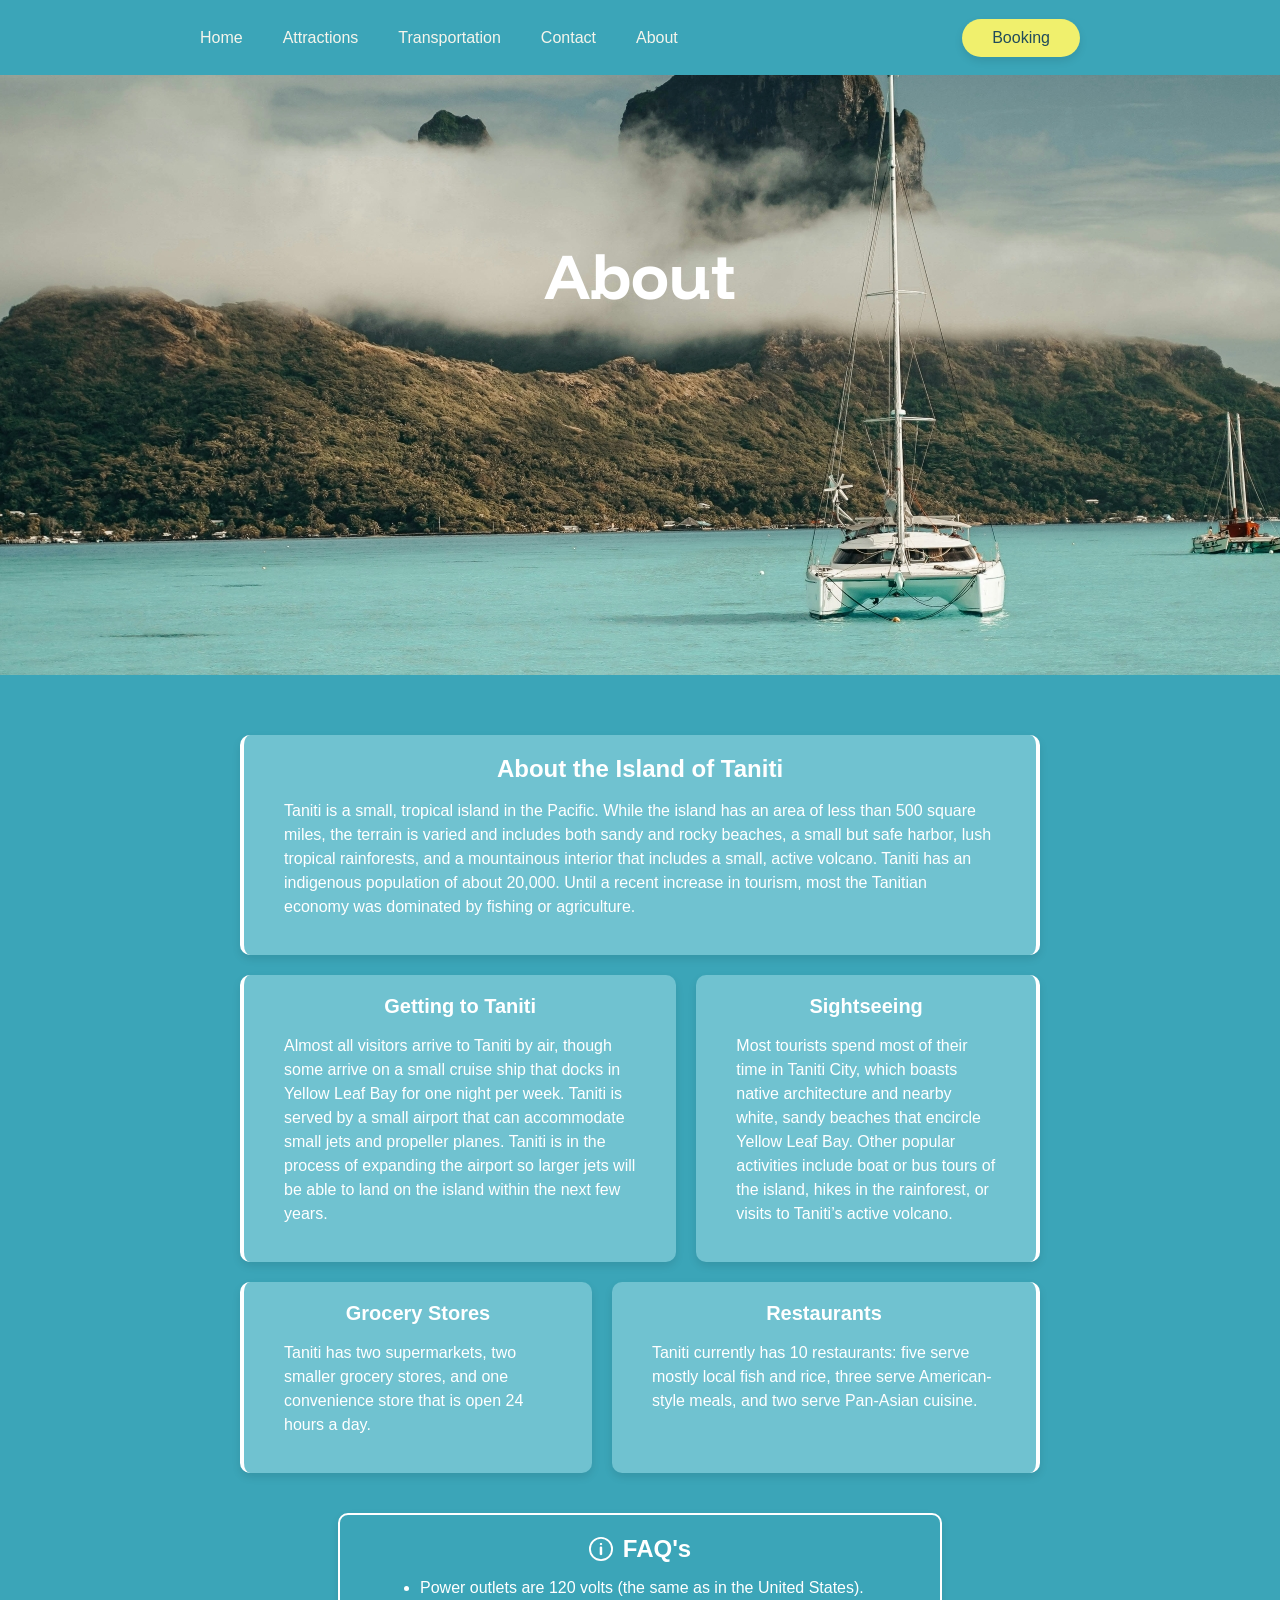
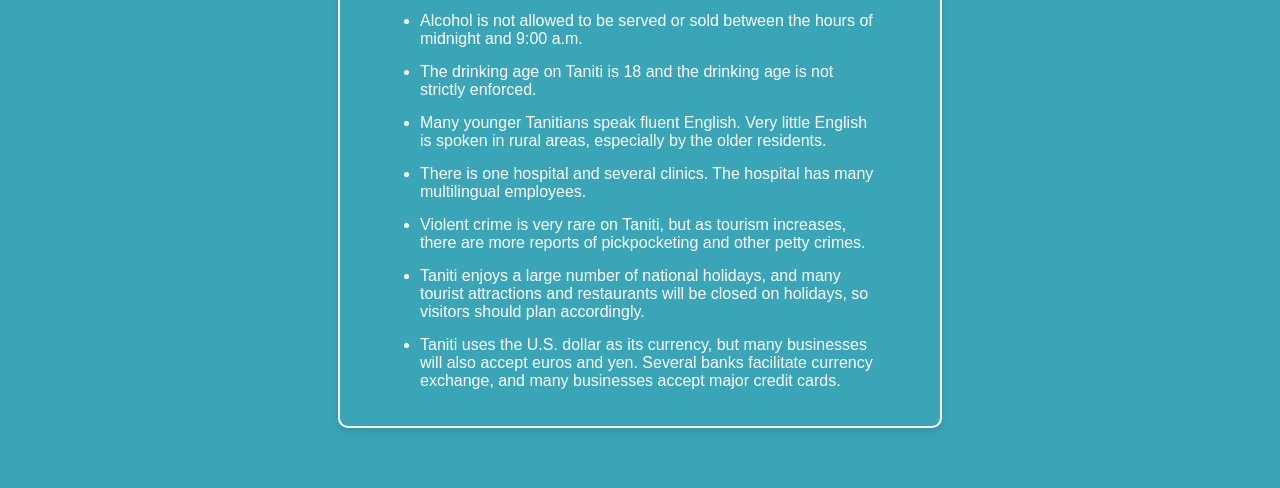
<file: about.html>
<!DOCTYPE html>
<html lang="en">
<head>
    <meta charset="UTF-8">
    <title>Experience Taniti</title>
    <link rel="icon" type="image/x-icon" href="images/taniti-logo.ico">
    <link rel="stylesheet" href="styles.css" />
    <style>
        @import url('https://fonts.googleapis.com/css2?family=Funnel+Display:wght@300..800&display=swap');
    </style>
</head>
<body>
    <header>
        <div id="full-nav">
            <nav id="left-nav">
                <a href="index.html" class="easy-link">Home</a>
                <a href="attractions.html" class="easy-link">Attractions</a>
                <a href="transportation.html" class="easy-link">Transportation</a>
                <a href="contact.html" class="easy-link">Contact</a>
                <a href="about.html" class="easy-link">About</a>
            </nav>
            <a id="right-nav" href="booking.html">Booking</a>
        </div>
    </header>
    <main>
        <section id="cover-pic-container">
            <div class="cover-pic-title">
                <h2>About</h2>
            </div>
        </section>
        <div id="about-cards-container">
            <div class="transportation-subcontainer">
                <div class="about-card left-card right-card">
                    <div class="about-card-p">
                        <h3>About the Island of Taniti</h3>
                        <p>Taniti is a small, tropical island in the Pacific. While the island has an area of less than 500 square miles, the terrain is varied and includes both sandy and rocky beaches, a small but safe harbor, lush tropical rainforests, and a mountainous interior that includes a small, active volcano. Taniti has an indigenous population of about 20,000. Until a recent increase in tourism, most the Tanitian economy was dominated by fishing or agriculture.</p>
                    </div>
                </div>
            </div>
            <div class="transportation-subcontainer">
                <div class="about-card left-card">
                    <div class="about-card-p">
                        <h4>Getting to Taniti</h4>
                        <p>Almost all visitors arrive to Taniti by air, though some arrive on a small cruise ship that docks in Yellow Leaf Bay for one night per week. Taniti is served by a small airport that can accommodate small jets and propeller planes. Taniti is in the process of expanding the airport so larger jets will be able to land on the island within the next few years. </p>
                    </div>
                </div>
                <div class="about-card right-card">
                    <div class="about-card-p">
                        <h4>Sightseeing</h4>
                        <p>Most tourists spend most of their time in Taniti City, which boasts native architecture and nearby white, sandy beaches that encircle Yellow Leaf Bay. Other popular activities include boat or bus tours of the island, hikes in the rainforest, or visits to Taniti’s active volcano.</p>
                    </div>
                </div>
            </div>
            <div class="transportation-subcontainer">
                <div class="about-card left-card">
                    <div class="about-card-p">
                        <h4>Grocery Stores</h4>
                        <p>Taniti has two supermarkets, two smaller grocery stores, and one convenience store that is open 24 hours a day.</p>
                    </div>
                </div>
                <div class="about-card right-card">
                    <div class="about-card-p">
                        <h4>Restaurants</h4>
                        <p>Taniti currently has 10 restaurants: five serve mostly local fish and rice, three serve American-style meals, and two serve Pan-Asian cuisine.</p>
                    </div>
                </div>
            </div>
            <div class="about-options-card">
                <div class="about-card-p">
                    <h3 class="icon-headings">
                        <svg class="info-icon" fill="none" height="26" viewBox="0 0 26 26" width="26" xmlns="http://www.w3.org/2000/svg"><path d="M13 25C19.6274 25 25 19.6274 25 13C25 6.37258 19.6274 1 13 1C6.37258 1 1 6.37258 1 13C1 19.6274 6.37258 25 13 25Z" stroke="white" stroke-miterlimit="10" stroke-width="2" /><path d="M13 9.00003C13.718 9.00003 14.3 8.41801 14.3 7.70004C14.3 6.98207 13.718 6.40002 13 6.40002C12.282 6.40002 11.7 6.98207 11.7 7.70004C11.7 8.41801 12.282 9.00003 13 9.00003Z" fill="white" /><path d="M13 19.7C12.2 19.7 11.6 19.1 11.6 18.4V11.6C11.6 10.9 12.2 10.3 12.9 10.3H13C13.7 10.3 14.3 10.9 14.3 11.6V18.4C14.3 19.1 13.8 19.7 13 19.7Z" fill="white" /></svg>
                        FAQ's
                    </h3>
                    <ul>
                        <li>Power outlets are 120 volts (the same as in the United States).</li>
                        <li>Alcohol is not allowed to be served or sold between the hours of midnight and 9:00 a.m.</li>
                        <li>The drinking age on Taniti is 18 and the drinking age is not strictly enforced.</li>
                        <li>Many younger Tanitians speak fluent English. Very little English is spoken in rural areas, especially by the older residents.</li>
                        <li>There is one hospital and several clinics. The hospital has many multilingual employees.</li>
                        <li>Violent crime is very rare on Taniti, but as tourism increases, there are more reports of pickpocketing and other petty crimes.</li>
                        <li>Taniti enjoys a large number of national holidays, and many tourist attractions and restaurants will be closed on holidays, so visitors should plan accordingly.</li>
                        <li>Taniti uses the U.S. dollar as its currency, but many businesses will also accept euros and yen. Several banks facilitate currency exchange, and many businesses accept major credit cards.</li>
                    </ul>
                </div>
            </div>
        </div>
    </main>
</body>
</html>
</file>
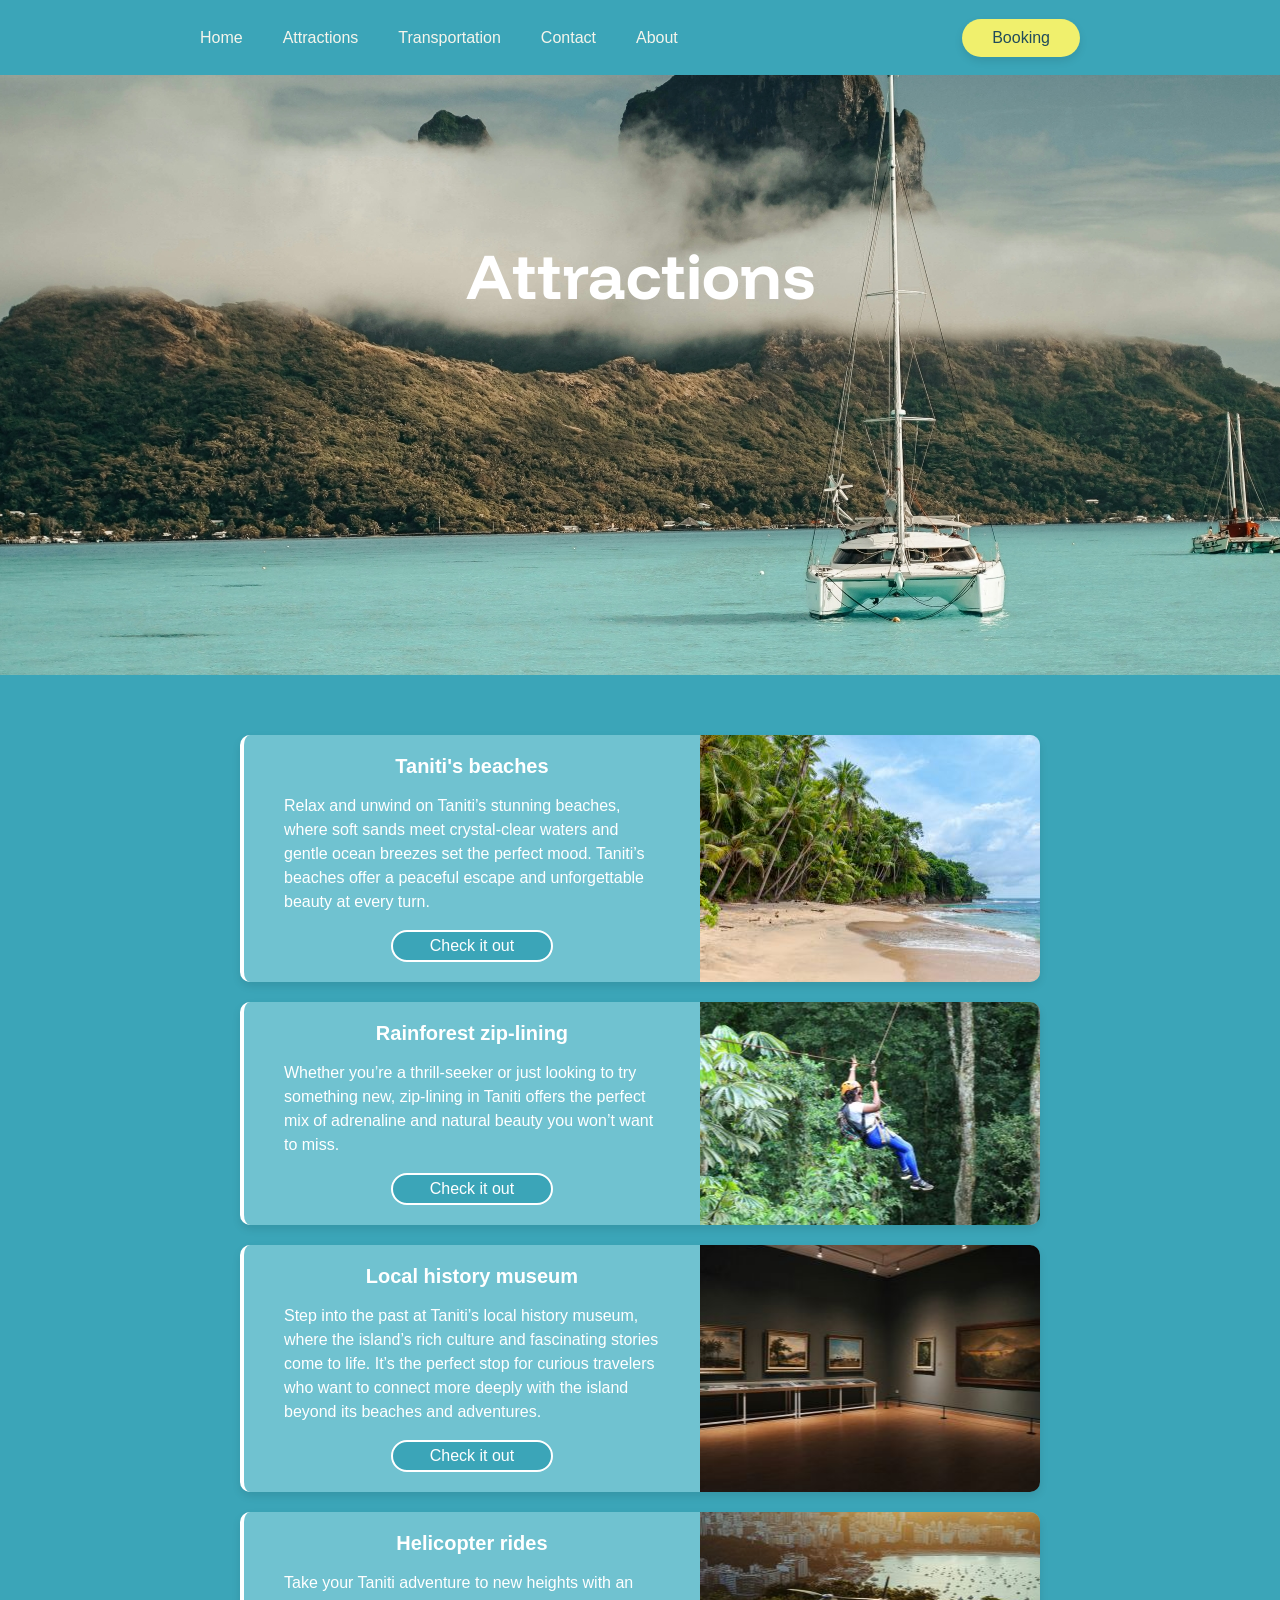
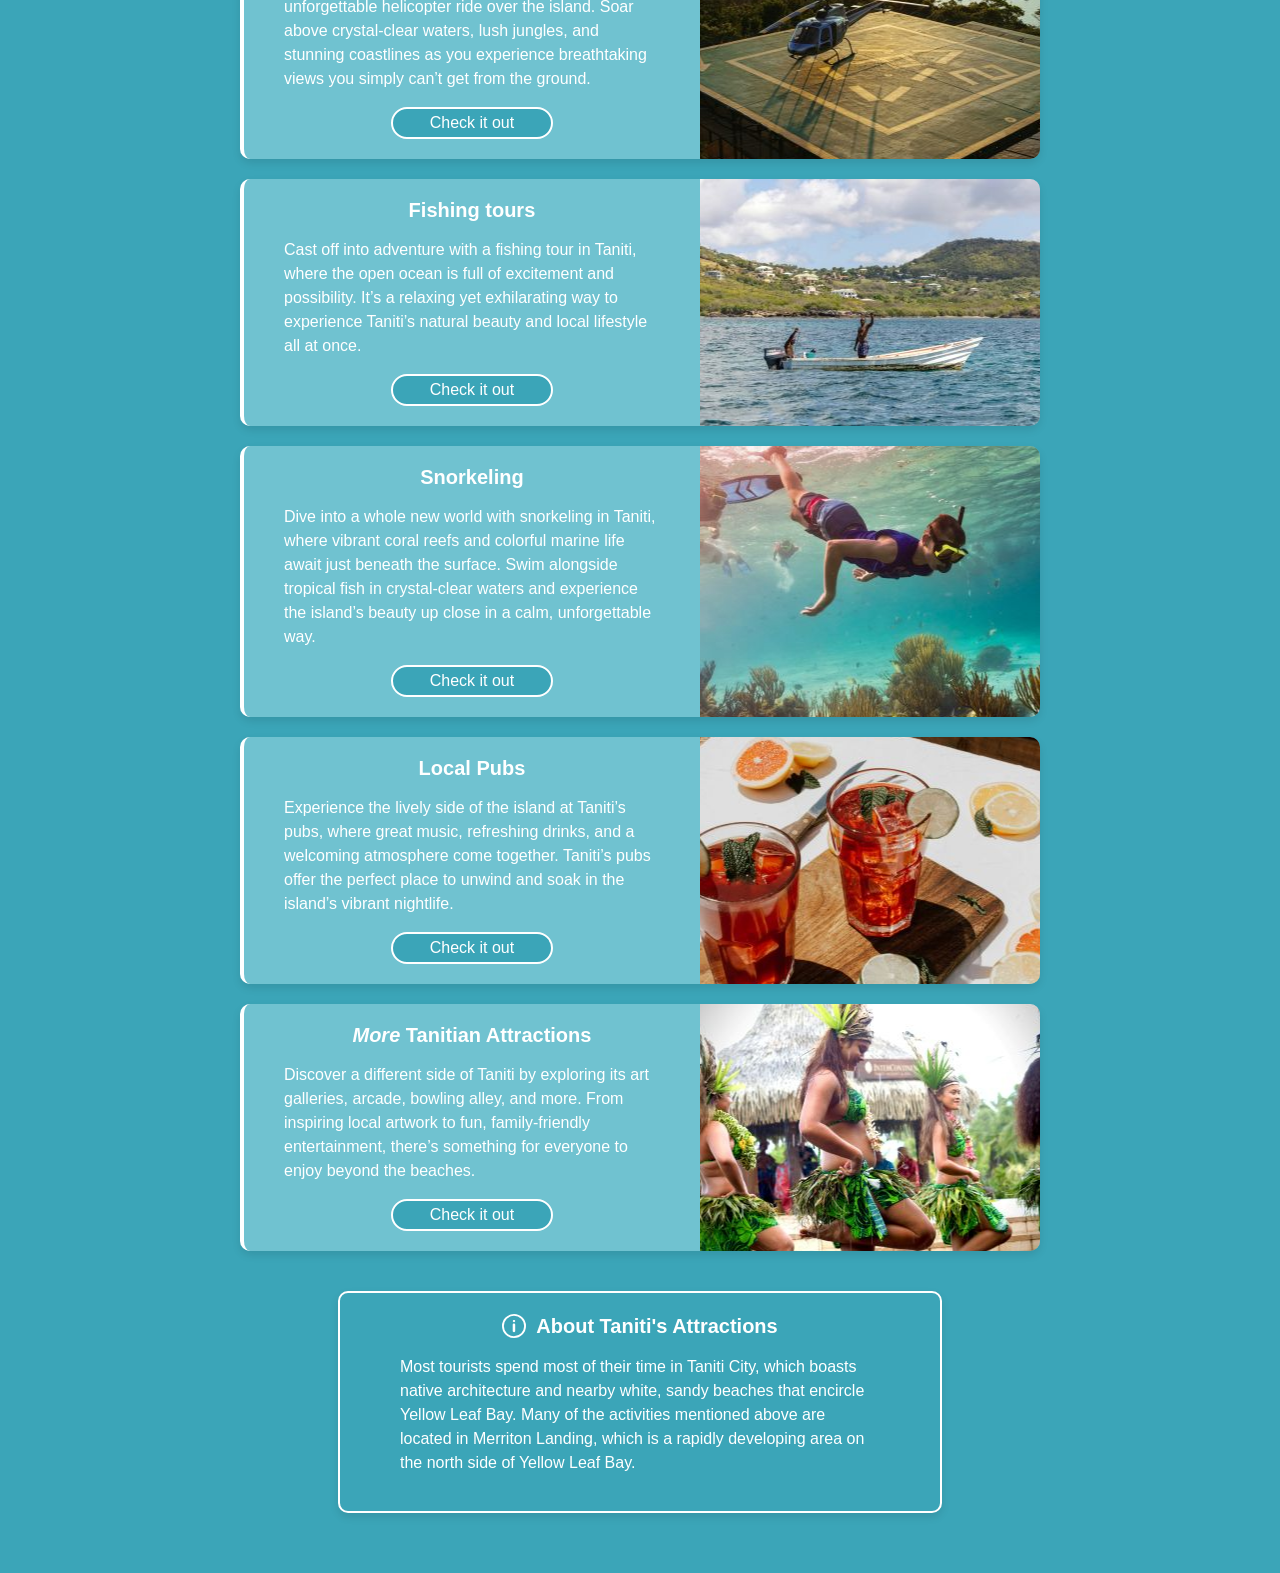
<file: attractions.html>
<!DOCTYPE html>
<html lang="en">
<head>
    <meta charset="UTF-8" />
    <title>Experience Taniti</title>
    <link rel="icon" type="image/x-icon" href="images/taniti-logo.ico" />
    <link rel="stylesheet" href="styles.css" />
    <style>
        @import url('https://fonts.googleapis.com/css2?family=Funnel+Display:wght@300..800&display=swap');
    </style>
</head>
<body>
    <header>
        <div id="full-nav">
            <nav id="left-nav">
                <a href="index.html" class="easy-link">Home</a>
                <a href="attractions.html" class="easy-link">Attractions</a>
                <a href="transportation.html" class="easy-link">Transportation</a>
                <a href="contact.html" class="easy-link">Contact</a>
                <a href="about.html" class="easy-link">About</a>
            </nav>
            <a id="right-nav" href="booking.html">Booking</a>
        </div>
    </header>
    <main>
        <section id="cover-pic-container">
            <div class="cover-pic-title">
                <h2>Attractions</h2>
            </div>
        </section>

        <section id="attractions-cards-container">
            <a class="attractions-card responsive-card left-card" href="attractions.html">
                <div class="attractions-card-p">
                    <h4>Taniti's beaches</h4>
                    <p>Relax and unwind on Taniti’s stunning beaches, where soft sands meet crystal-clear waters and gentle ocean breezes set the perfect mood. Taniti’s beaches offer a peaceful escape and unforgettable beauty at every turn.</p>
                    <p class="card-button">Check it out</p>
                </div>
                <div class="img4 attractions-card-img"></div>
            </a>
            <a class="attractions-card responsive-card left-card" href="attractions.html">
                <div class="attractions-card-p">
                    <h4>Rainforest zip-lining</h4>
                    <p>Whether you’re a thrill-seeker or just looking to try something new, zip-lining in Taniti offers the perfect mix of adrenaline and natural beauty you won’t want to miss.</p>
                    <p class="card-button">Check it out</p>
                </div>
                <div class="img5 attractions-card-img"></div>
            </a>
            <a class="attractions-card responsive-card left-card" href="attractions.html">
                <div class="attractions-card-p">
                    <h4>Local history museum</h4>
                    <p>Step into the past at Taniti’s local history museum, where the island’s rich culture and fascinating stories come to life. It’s the perfect stop for curious travelers who want to connect more deeply with the island beyond its beaches and adventures.</p>
                    <p class="card-button">Check it out</p>
                </div>
                <div class="img6 attractions-card-img "></div>
            </a>
            <a class="attractions-card responsive-card left-card" href="attractions.html">
                <div class="attractions-card-p">
                    <h4>Helicopter rides</h4>
                    <p>Take your Taniti adventure to new heights with an unforgettable helicopter ride over the island. Soar above crystal-clear waters, lush jungles, and stunning coastlines as you experience breathtaking views you simply can’t get from the ground.</p>
                    <p class="card-button">Check it out</p>
                </div>
                <div class="img7 attractions-card-img"></div>
            </a>
            <a class="attractions-card responsive-card left-card" href="attractions.html">
                <div class="attractions-card-p">
                    <h4>Fishing tours</h4>
                    <p>Cast off into adventure with a fishing tour in Taniti, where the open ocean is full of excitement and possibility. It’s a relaxing yet exhilarating way to experience Taniti’s natural beauty and local lifestyle all at once.</p>
                    <p class="card-button">Check it out</p>
                </div>
                <div class="img8 attractions-card-img"></div>
            </a>
            <a class="attractions-card responsive-card left-card" href="attractions.html">
                <div class="attractions-card-p">
                    <h4>Snorkeling</h4>
                    <p>Dive into a whole new world with snorkeling in Taniti, where vibrant coral reefs and colorful marine life await just beneath the surface. Swim alongside tropical fish in crystal-clear waters and experience the island’s beauty up close in a calm, unforgettable way.</p>
                    <p class="card-button">Check it out</p>
                </div>
                <div class="img9 attractions-card-img"></div>
            </a>
            <a class="attractions-card responsive-card left-card" href="attractions.html">
                <div class="attractions-card-p">
                    <h4>Local Pubs</h4>
                    <p>Experience the lively side of the island at Taniti’s pubs, where great music, refreshing drinks, and a welcoming atmosphere come together. Taniti’s pubs offer the perfect place to unwind and soak in the island’s vibrant nightlife.</p>
                    <p class="card-button">Check it out</p>
                </div>
                <div class="img10 attractions-card-img "></div>
            </a>
            <a class="attractions-card responsive-card left-card" href="attractions.html">
                <div class="attractions-card-p">
                    <h4><i>More</i> Tanitian Attractions</h4>
                    <p>Discover a different side of Taniti by exploring its art galleries, arcade, bowling alley, and more. From inspiring local artwork to fun, family-friendly entertainment, there’s something for everyone to enjoy beyond the beaches.</p>
                    <p class="card-button">Check it out</p>
                </div>
                <div class="img11 attractions-card-img"></div>
            </a>
            <div class="about-options-card">
                <div class="about-options-card-p">
                    <h4 class="icon-headings">
                        <?xml version="1.0" ?>
                        <svg class="info-icon" fill="none" height="26" viewBox="0 0 26 26" width="26" xmlns="http://www.w3.org/2000/svg"><path d="M13 25C19.6274 25 25 19.6274 25 13C25 6.37258 19.6274 1 13 1C6.37258 1 1 6.37258 1 13C1 19.6274 6.37258 25 13 25Z" stroke="white" stroke-miterlimit="10" stroke-width="2" /><path d="M13 9.00003C13.718 9.00003 14.3 8.41801 14.3 7.70004C14.3 6.98207 13.718 6.40002 13 6.40002C12.282 6.40002 11.7 6.98207 11.7 7.70004C11.7 8.41801 12.282 9.00003 13 9.00003Z" fill="white" /><path d="M13 19.7C12.2 19.7 11.6 19.1 11.6 18.4V11.6C11.6 10.9 12.2 10.3 12.9 10.3H13C13.7 10.3 14.3 10.9 14.3 11.6V18.4C14.3 19.1 13.8 19.7 13 19.7Z" fill="white" /></svg>
                        About Taniti's Attractions
                    </h4>
                    <p>Most tourists spend most of their time in Taniti City, which boasts native architecture and nearby white, sandy beaches that encircle Yellow Leaf Bay. Many of the activities mentioned above are located in Merriton Landing, which is a rapidly developing area on the north side of Yellow Leaf Bay. </p>
                </div>
            </div>

        </section>
    </main>


</body>
</html>
</file>
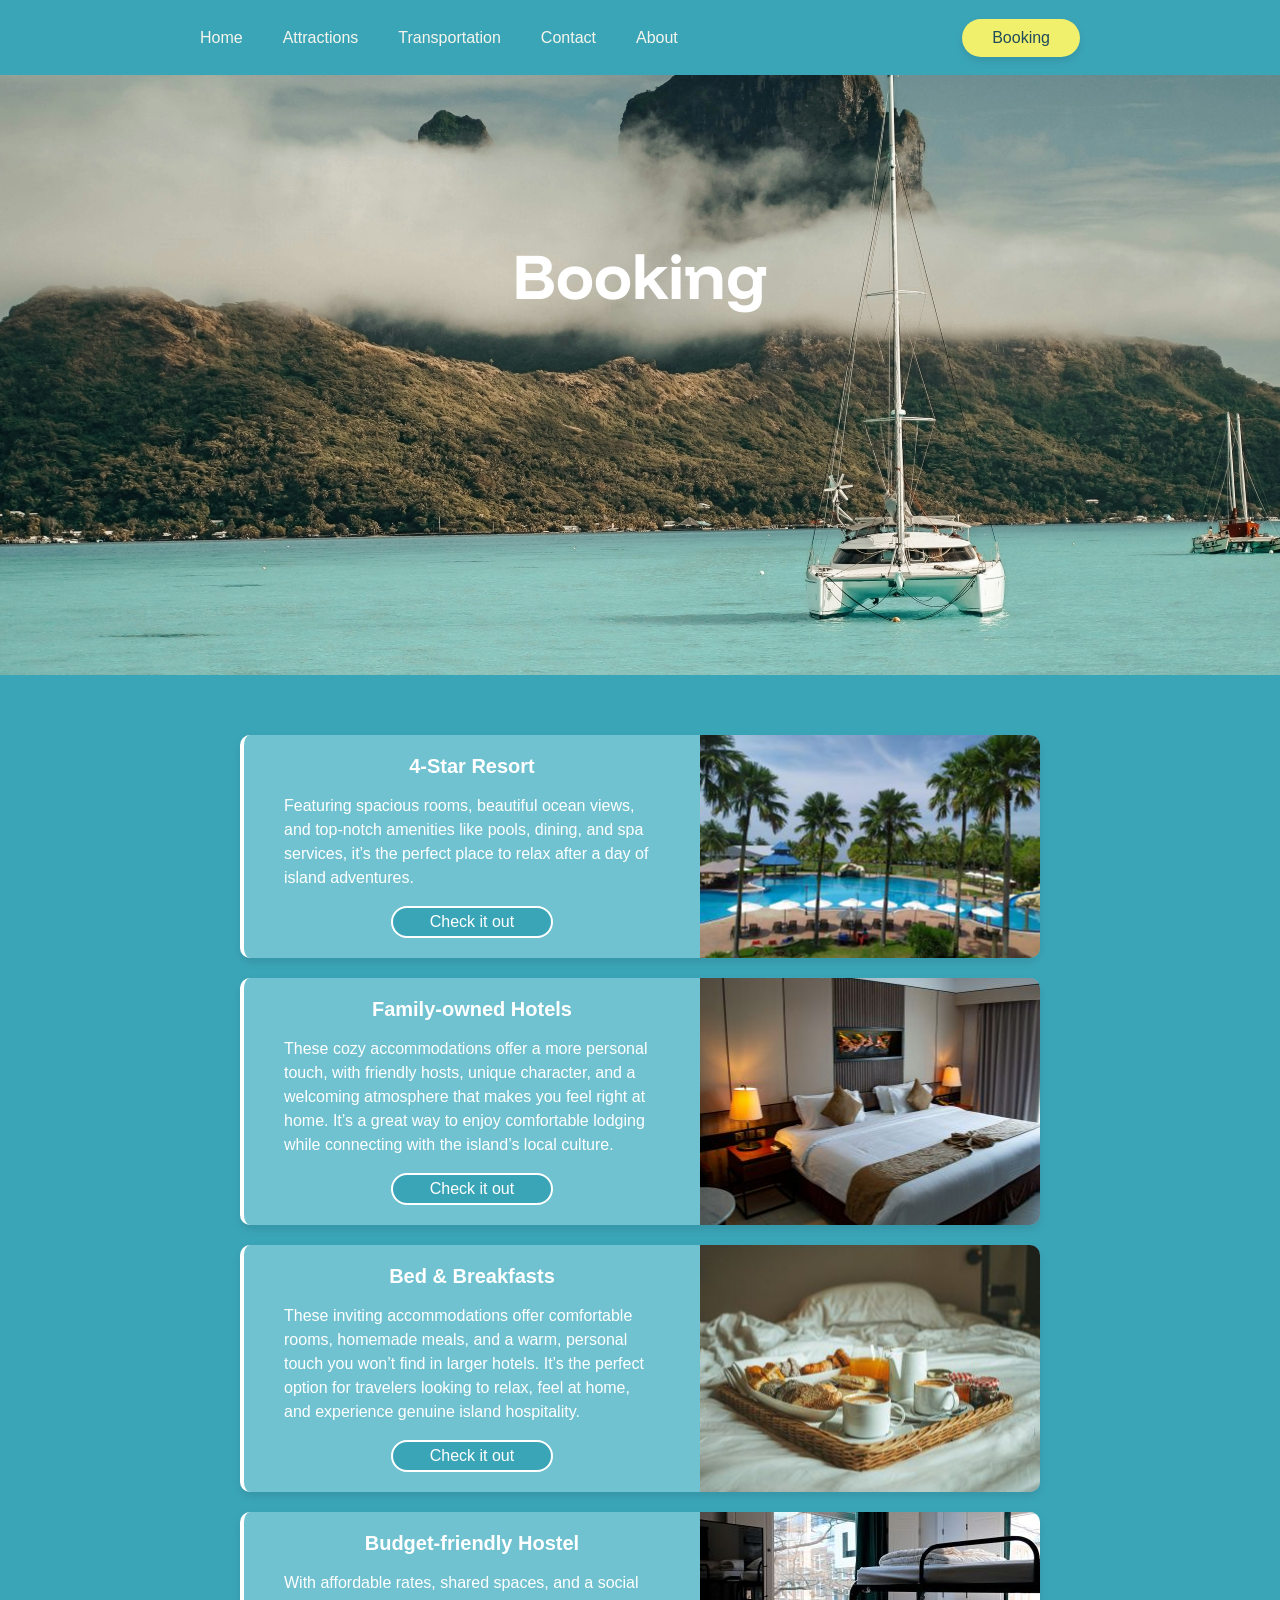
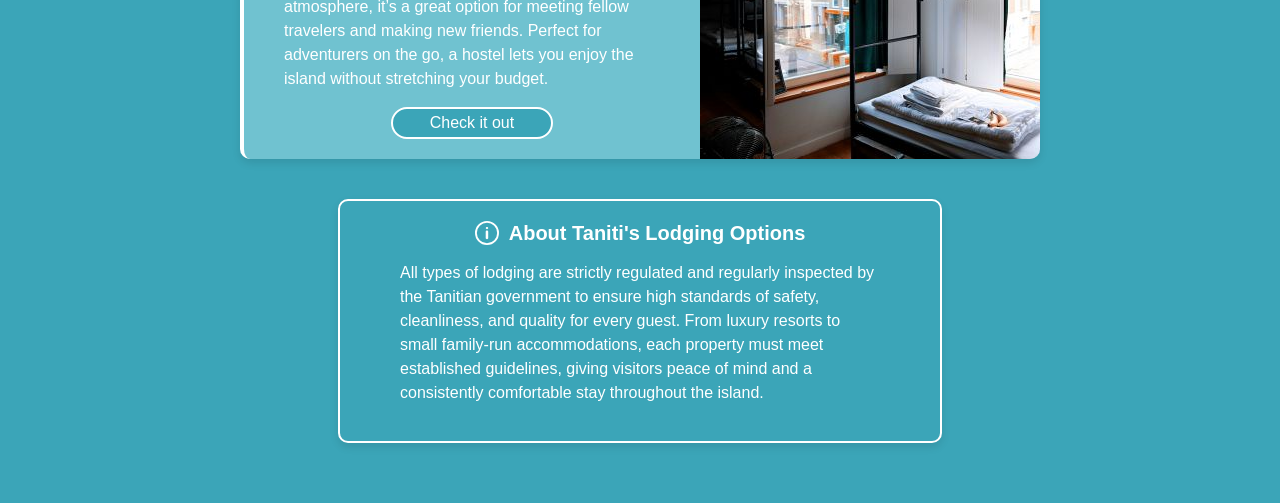
<file: booking.html>
<!DOCTYPE html>
<html lang="en">
<head>
    <meta charset="UTF-8" />
    <title>Experience Taniti</title>
    <link rel="icon" type="image/x-icon" href="images/taniti-logo.ico" />
    <link rel="stylesheet" href="styles.css" />
    <style>
        @import url('https://fonts.googleapis.com/css2?family=Funnel+Display:wght@300..800&display=swap');
    </style>
</head>
<body>
    <header>
        <div id="full-nav">
            <nav id="left-nav">
                <a href="index.html" class="easy-link">Home</a>
                <a href="attractions.html" class="easy-link">Attractions</a>
                <a href="transportation.html" class="easy-link">Transportation</a>
                <a href="contact.html" class="easy-link">Contact</a>
                <a href="about.html" class="easy-link">About</a>
            </nav>
            <a id="right-nav" href="booking.html">Booking</a>
        </div>
    </header>
    <main>

        <section id="cover-pic-container">
            <div class="cover-pic-title">
                <h2>Booking</h2>
            </div>
        </section>

        <section id="booking-cards-container">
            <a class="booking-card responsive-card left-card" href="booking.html">
                <div class="booking-card-p">
                    <h4>4-Star Resort</h4>
                    <p>Featuring spacious rooms, beautiful ocean views, and top-notch amenities like pools, dining, and spa services, it’s the perfect place to relax after a day of island adventures.</p>
                    <p class="card-button">Check it out</p>
                </div>
                <div class="img12 booking-card-img"></div>
            </a>
            <a class="booking-card responsive-card left-card" href="booking.html">
                <div class="booking-card-p">
                    <h4>Family-owned Hotels</h4>
                    <p>These cozy accommodations offer a more personal touch, with friendly hosts, unique character, and a welcoming atmosphere that makes you feel right at home. It’s a great way to enjoy comfortable lodging while connecting with the island’s local culture.</p>
                    <p class="card-button">Check it out</p>
                </div>
                <div class="img13 booking-card-img "></div>
            </a>
            <a class="booking-card responsive-card left-card" href="booking.html">
                <div class="booking-card-p">
                    <h4>Bed & Breakfasts</h4>
                    <p>These inviting accommodations offer comfortable rooms, homemade meals, and a warm, personal touch you won’t find in larger hotels. It’s the perfect option for travelers looking to relax, feel at home, and experience genuine island hospitality.</p>
                    <p class="card-button">Check it out</p>
                </div>
                <div class="img14 booking-card-img"></div>
            </a>
            <a class="booking-card responsive-card left-card" href="booking.html">
                <div class="booking-card-p">
                    <h4>Budget-friendly Hostel</h4>
                    <p>With affordable rates, shared spaces, and a social atmosphere, it’s a great option for meeting fellow travelers and making new friends. Perfect for adventurers on the go, a hostel lets you enjoy the island without stretching your budget.</p>
                    <p class="card-button">Check it out</p>
                </div>
                <div class="img15 booking-card-img"></div>
            </a>
            <div class="about-options-card">
                <div class="about-options-card-p">
                    <h4 class="icon-headings"><?xml version="1.0" ?>
                        <svg class="info-icon" fill="none" viewBox="0 0 26 26" xmlns="http://www.w3.org/2000/svg"><path d="M13 25C19.6274 25 25 19.6274 25 13C25 6.37258 19.6274 1 13 1C6.37258 1 1 6.37258 1 13C1 19.6274 6.37258 25 13 25Z" stroke="white" stroke-miterlimit="10" stroke-width="2" /><path d="M13 9.00003C13.718 9.00003 14.3 8.41801 14.3 7.70004C14.3 6.98207 13.718 6.40002 13 6.40002C12.282 6.40002 11.7 6.98207 11.7 7.70004C11.7 8.41801 12.282 9.00003 13 9.00003Z" fill="white" /><path d="M13 19.7C12.2 19.7 11.6 19.1 11.6 18.4V11.6C11.6 10.9 12.2 10.3 12.9 10.3H13C13.7 10.3 14.3 10.9 14.3 11.6V18.4C14.3 19.1 13.8 19.7 13 19.7Z" fill="white" /></svg>
                        About Taniti's Lodging Options
                    </h4>
                    <p>All types of lodging are strictly regulated and regularly inspected by the Tanitian government to ensure high standards of safety, cleanliness, and quality for every guest. From luxury resorts to small family-run accommodations, each property must meet established guidelines, giving visitors peace of mind and a consistently comfortable stay throughout the island.</p>
                </div>
            </div>
        </section>

</main>


</body>
</html>
</file>
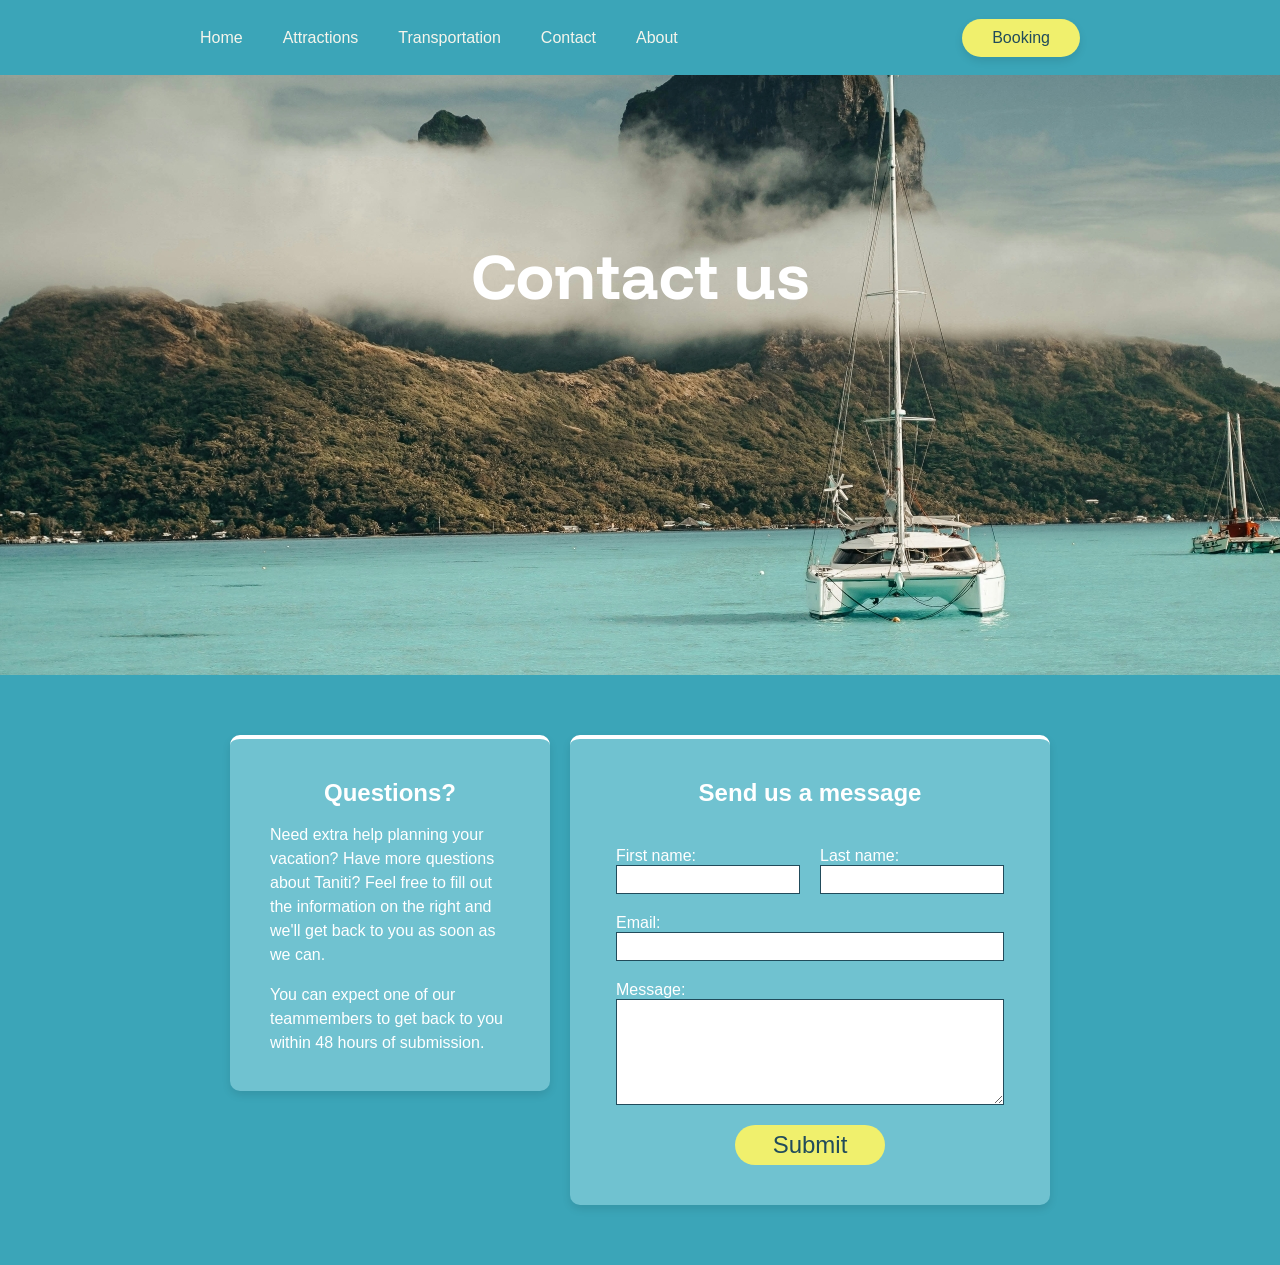
<file: contact.html>
<!DOCTYPE html>
<html lang="en">
<head>
    <meta charset="UTF-8">
    <title>Experience Taniti</title>
    <link rel="icon" type="image/x-icon" href="images/taniti-logo.ico">
    <link rel="stylesheet" href="styles.css" />
    <style>
        @import url('https://fonts.googleapis.com/css2?family=Funnel+Display:wght@300..800&display=swap');
    </style>
</head>
<body>
    <header>
        <div id="full-nav">
            <nav id="left-nav">
                <a href="index.html" class="easy-link">Home</a>
                <a href="attractions.html" class="easy-link">Attractions</a>
                <a href="transportation.html" class="easy-link">Transportation</a>
                <a href="contact.html" class="easy-link">Contact</a>
                <a href="about.html" class="easy-link">About</a>
            </nav>
            <a id="right-nav" href="booking.html">Booking</a>
        </div>
    </header>
    <main>

        <section id="cover-pic-container">
            <div class="cover-pic-title">
                <h2>Contact us</h2>
            </div>
        </section>

        <div class="contact-container">
            <aside id="contact-about" class="top-card">
                <div id="contact-about-p">
                    <h3>Questions?</h3>
                    <p>Need extra help planning your vacation? Have more questions about Taniti? Feel free to fill out the information on the right and we'll get back to you as soon as we can.</p>
                    <p>You can expect one of our teammembers to get back to you within 48 hours of submission.</p>
                </div>
            </aside>
            <section id="contact-form" class="top-card">
                <h3 style="text-align: center;">Send us a message</h3>
                <form id="form-components" action="contact.html">
                    <div id="top-input">
                        <div>
                            <!--style="margin-right: 10px;"-->
                            <label for="fname">First name:</label><br />
                            <input type="text" id="fname" name="fname">
                        </div>
                        <div>
                            <!--style="margin-left: 10px;"-->
                            <label for="lname">Last name:</label><br />
                            <input type="text" id="lname" name="lname">
                        </div>
                    </div>
                    <div class="email-message">
                        <label for="email">Email:</label>
                        <input type="text" id="email" name="email">
                    </div>
                    <div class="email-message">
                        <label for="email">Message:</label>
                        <textarea id="message" name="message"></textarea>
                    </div>
                    <div style="text-align: center;">
                        <input id="contact-submit" type="submit" value="Submit">
                    </div>
                </form>
            </section>
        </div>

    </main>
</body>
</html>
</file>
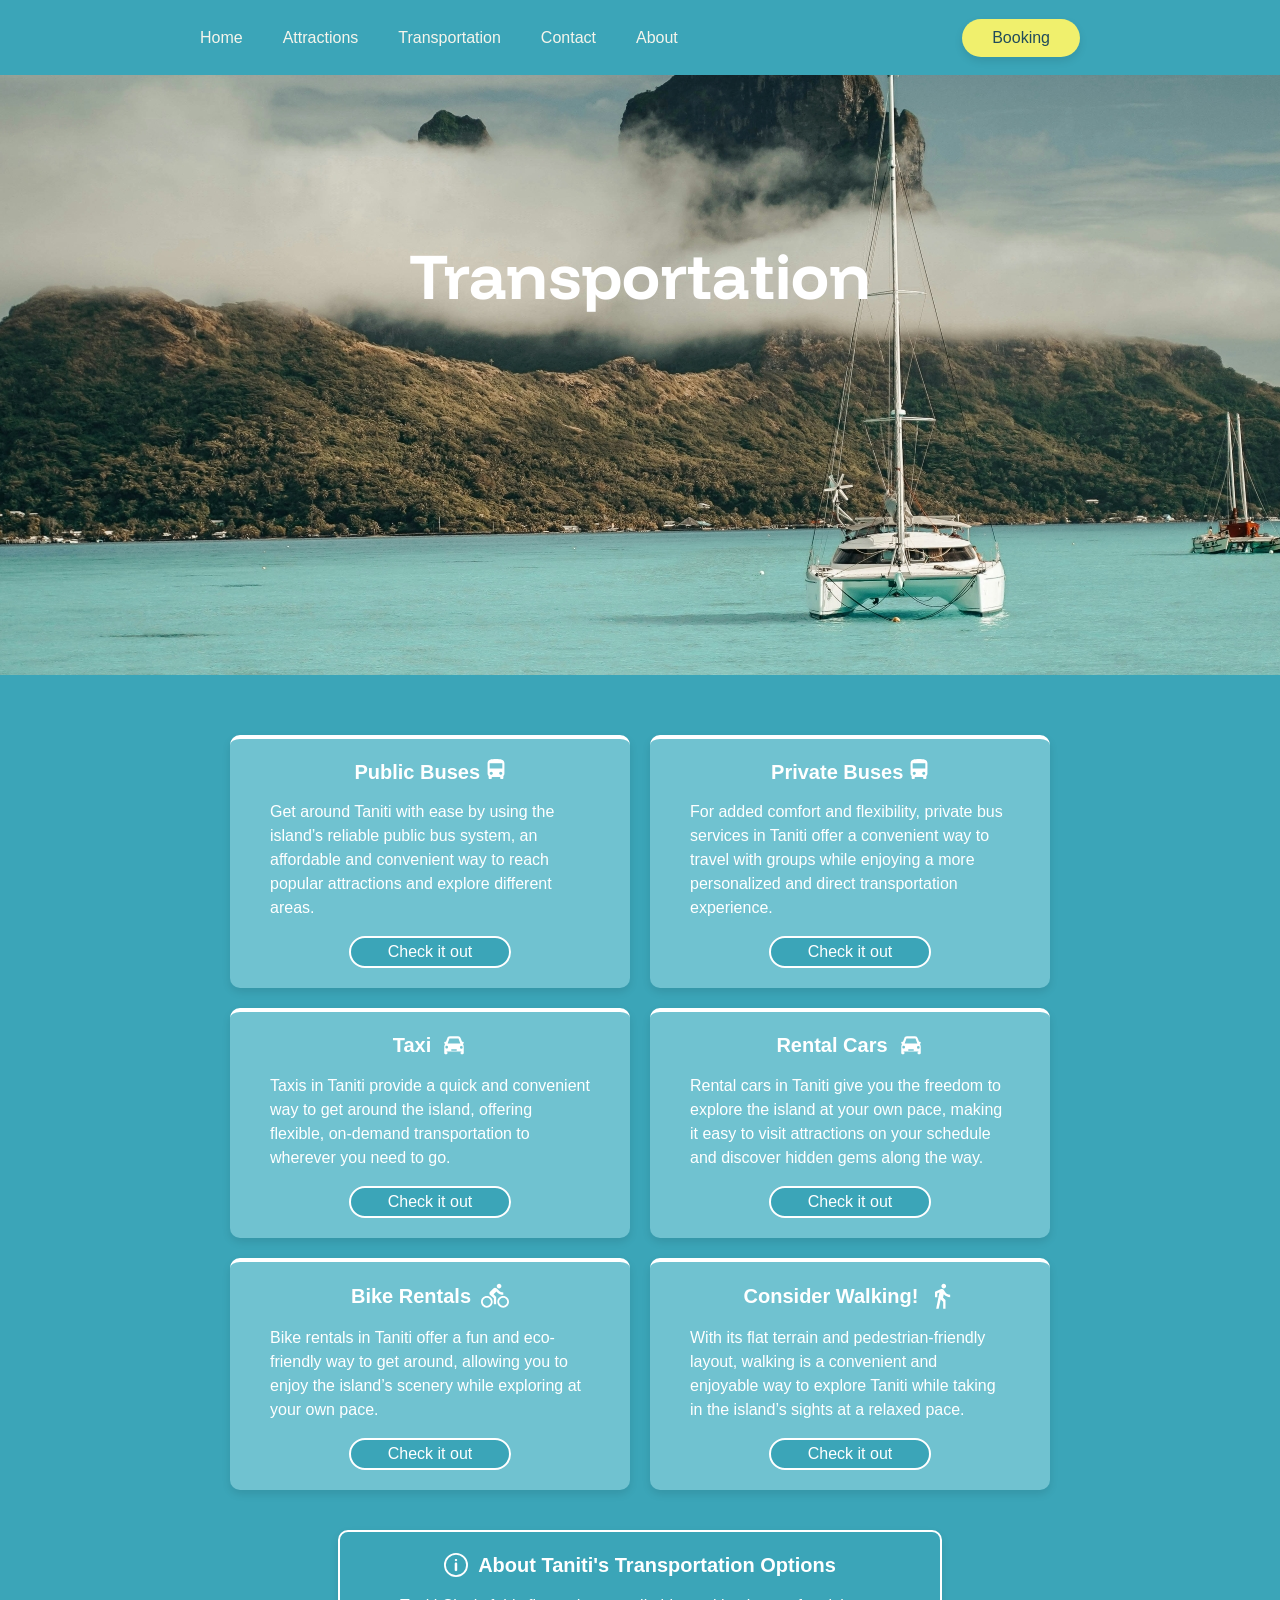
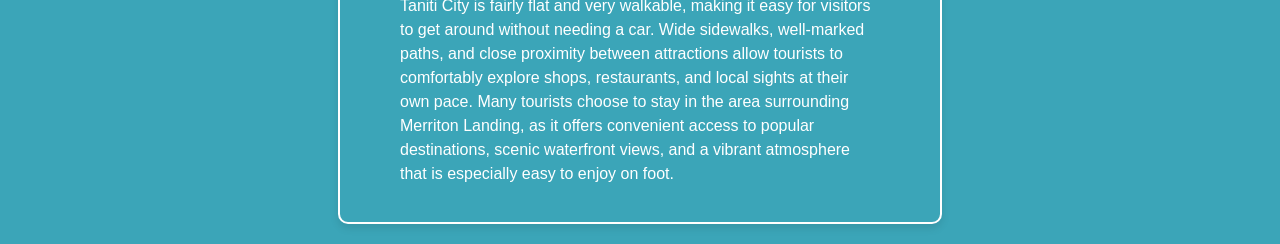
<file: transportation.html>
<!DOCTYPE html>
<html lang="en">
<head>
    <meta charset="UTF-8">
    <title>Experience Taniti</title>
    <link rel="icon" type="image/x-icon" href="images/taniti-logo.ico">
    <link rel="stylesheet" href="styles.css" />
    <style>
        @import url('https://fonts.googleapis.com/css2?family=Funnel+Display:wght@300..800&display=swap');
    </style>
</head>
<body>
    <header>
        <div id="full-nav">
            <nav id="left-nav">
                <a href="index.html" class="easy-link">Home</a>
                <a href="attractions.html" class="easy-link">Attractions</a>
                <a href="transportation.html" class="easy-link">Transportation</a>
                <a href="contact.html" class="easy-link">Contact</a>
                <a href="about.html" class="easy-link">About</a>
            </nav>
            <a id="right-nav" href="booking.html">Booking</a>
        </div>
    </header>
    <main>

        <section id="cover-pic-container">
            <div class="cover-pic-title">
                <h2>Transportation</h2>
            </div>
        </section>
        <section id="transportation-cards-container">
            <div class="transportation-subcontainer">
                <a class="transportation-card responsive-card" href="transportation.html">
                    <div class="transportation-card-p">
                        <h4 class="icon_headings">
                            Public Buses 
                            <svg class="bus-icon" xmlns="http://www.w3.org/2000/svg" xmlns:xlink="http://www.w3.org/1999/xlink" version="1.1" id="Capa_1" x="0px" y="0px" viewBox="0 0 484.5 484.5" style="enable-background:new 0 0 484.5 484.5;" xml:space="preserve"><path d="M38.25,357c0,22.95,10.2,43.35,25.5,56.1V459c0,15.3,10.2,25.5,25.5,25.5h25.5c15.3,0,25.5-10.2,25.5-25.5v-25.5h204V459    c0,15.3,10.2,25.5,25.5,25.5h25.5c15.3,0,25.5-10.2,25.5-25.5v-45.9c15.3-12.75,25.5-33.149,25.5-56.1V102    c0-89.25-91.8-102-204-102s-204,12.75-204,102V357z M127.5,382.5c-20.4,0-38.25-17.85-38.25-38.25S107.1,306,127.5,306    s38.25,17.85,38.25,38.25S147.9,382.5,127.5,382.5z M357,382.5c-20.4,0-38.25-17.85-38.25-38.25S336.6,306,357,306    s38.25,17.85,38.25,38.25S377.4,382.5,357,382.5z M395.25,229.5h-306V102h306V229.5z" /></svg>
                        </h4>
                        <p>Get around Taniti with ease by using the island’s reliable public bus system, an affordable and convenient way to reach popular attractions and explore different areas.</p>
                        <p class="card-button">Check it out</p>
                    </div>
                </a>
                <a class="transportation-card responsive-card" href="transportation.html">
                    <div class="transportation-card-p">
                        <h4 class="icon_headings">
                            Private Buses
                            <svg class="bus-icon" xmlns="http://www.w3.org/2000/svg" xmlns:xlink="http://www.w3.org/1999/xlink" version="1.1" id="Capa_1" x="0px" y="0px" viewBox="0 0 484.5 484.5" style="enable-background:new 0 0 484.5 484.5;" xml:space="preserve"><path d="M38.25,357c0,22.95,10.2,43.35,25.5,56.1V459c0,15.3,10.2,25.5,25.5,25.5h25.5c15.3,0,25.5-10.2,25.5-25.5v-25.5h204V459    c0,15.3,10.2,25.5,25.5,25.5h25.5c15.3,0,25.5-10.2,25.5-25.5v-45.9c15.3-12.75,25.5-33.149,25.5-56.1V102    c0-89.25-91.8-102-204-102s-204,12.75-204,102V357z M127.5,382.5c-20.4,0-38.25-17.85-38.25-38.25S107.1,306,127.5,306    s38.25,17.85,38.25,38.25S147.9,382.5,127.5,382.5z M357,382.5c-20.4,0-38.25-17.85-38.25-38.25S336.6,306,357,306    s38.25,17.85,38.25,38.25S377.4,382.5,357,382.5z M395.25,229.5h-306V102h306V229.5z" /></svg>
                        </h4>
                        <p>For added comfort and flexibility, private bus services in Taniti offer a convenient way to travel with groups while enjoying a more personalized and direct transportation experience.</p>
                        <p class="card-button">Check it out</p>
                    </div>
                </a>
            </div>
            <div class="transportation-subcontainer">
                <a class="transportation-card responsive-card" href="transportation.html">
                    <div class="transportation-card-p">
                        <h4 class="icon-headings"> 
                            Taxi 
                            <svg class="car-icon" xmlns="http://www.w3.org/2000/svg" viewBox="0 0 48 48"><title>Auto</title><path fill-rule="evenodd" d="M35 28.5a2.5 2.5 0 0 1 5 0 2.5 2.5 0 0 1-5 0zm-16 6h10V32H19v2.5zm-8.5-4a2.5 2.5 0 0 1 0-5 2.5 2.5 0 0 1 0 5zm4.9-17.81c.14-.41.52-.69.94-.69h15.31c.43 0 .81.28.98.78l3.1 8.22H12.27l3.13-8.31zM42 20.297V19.5a1.5 1.5 0 0 0-1.5-1.5h-1.63l-2.47-6.55A5 5 0 0 0 31.66 8H16.33c-2.16.01-4.06 1.4-4.7 3.37L9.13 18H7.5A1.5 1.5 0 0 0 6 19.5v.797a1.5 1.5 0 0 0 1.175 1.464l.445.099-.77 1.75a9.798 9.798 0 0 0-.84 3.95L6 39.38c0 .89.73 1.62 1.62 1.62h2.76c.89 0 1.62-.73 1.62-1.62V37.5h-1.5V36h27v1.5H36v1.88c0 .89.73 1.62 1.62 1.62h2.76c.89 0 1.62-.73 1.62-1.62v-11.8c0-1.37-.29-2.73-.85-3.98l-.77-1.74.445-.099A1.5 1.5 0 0 0 42 20.297z" /></svg>
                        </h4>
                        <p>Taxis in Taniti provide a quick and convenient way to get around the island, offering flexible, on-demand transportation to wherever you need to go.</p>
                        <p class="card-button">Check it out</p>
                    </div>
                </a>
                <a class="transportation-card responsive-card" href="transportation.html">
                    <div class="transportation-card-p">
                        <h4 class="icon-headings">
                            Rental Cars
                            <svg class="car-icon" xmlns="http://www.w3.org/2000/svg" viewBox="0 0 48 48"><title>Auto</title><path fill-rule="evenodd" d="M35 28.5a2.5 2.5 0 0 1 5 0 2.5 2.5 0 0 1-5 0zm-16 6h10V32H19v2.5zm-8.5-4a2.5 2.5 0 0 1 0-5 2.5 2.5 0 0 1 0 5zm4.9-17.81c.14-.41.52-.69.94-.69h15.31c.43 0 .81.28.98.78l3.1 8.22H12.27l3.13-8.31zM42 20.297V19.5a1.5 1.5 0 0 0-1.5-1.5h-1.63l-2.47-6.55A5 5 0 0 0 31.66 8H16.33c-2.16.01-4.06 1.4-4.7 3.37L9.13 18H7.5A1.5 1.5 0 0 0 6 19.5v.797a1.5 1.5 0 0 0 1.175 1.464l.445.099-.77 1.75a9.798 9.798 0 0 0-.84 3.95L6 39.38c0 .89.73 1.62 1.62 1.62h2.76c.89 0 1.62-.73 1.62-1.62V37.5h-1.5V36h27v1.5H36v1.88c0 .89.73 1.62 1.62 1.62h2.76c.89 0 1.62-.73 1.62-1.62v-11.8c0-1.37-.29-2.73-.85-3.98l-.77-1.74.445-.099A1.5 1.5 0 0 0 42 20.297z" /></svg>
                        </h4>                        <p>Rental cars in Taniti give you the freedom to explore the island at your own pace, making it easy to visit attractions on your schedule and discover hidden gems along the way.</p>
                        <p class="card-button">Check it out</p>
                    </div>
                </a>
            </div>
            <div class="transportation-subcontainer">
                <a class="transportation-card responsive-card" href="transportation.html">
                    <div class="transportation-card-p">
                        <h4 class="icon-headings">
                            Bike Rentals
                            <svg class="bike-icon" xmlns="http://www.w3.org/2000/svg" viewBox="0 0 24 24"><path d="M15.5 5.5c1.1 0 2-.9 2-2s-.9-2-2-2-2 .9-2 2 .9 2 2 2zM5 12c-2.8 0-5 2.2-5 5s2.2 5 5 5 5-2.2 5-5-2.2-5-5-5zm0 8.5c-1.9 0-3.5-1.6-3.5-3.5s1.6-3.5 3.5-3.5 3.5 1.6 3.5 3.5-1.6 3.5-3.5 3.5zm5.8-10l2.4-2.4.8.8c1.3 1.3 3 2.1 5.1 2.1V9c-1.5 0-2.7-.6-3.6-1.5l-1.9-1.9c-.5-.4-1-.6-1.6-.6s-1.1.2-1.4.6L7.8 8.4c-.4.4-.6.9-.6 1.4 0 .6.2 1.1.6 1.4L11 14v5h2v-6.2l-2.2-2.3zM19 12c-2.8 0-5 2.2-5 5s2.2 5 5 5 5-2.2 5-5-2.2-5-5-5zm0 8.5c-1.9 0-3.5-1.6-3.5-3.5s1.6-3.5 3.5-3.5 3.5 1.6 3.5 3.5-1.6 3.5-3.5 3.5z" /></svg>
                        </h4>
                        <p>Bike rentals in Taniti offer a fun and eco-friendly way to get around, allowing you to enjoy the island’s scenery while exploring at your own pace.</p>
                        <p class="card-button">Check it out</p>
                    </div>
                </a>
                <a class="transportation-card responsive-card" href="transportation.html">
                    <div class="transportation-card-p">
                        <h4 class="icon-headings">
                            Consider Walking! 
                            <svg class="walk-icon" xmlns="http://www.w3.org/2000/svg" viewBox="0 0 24 24"><path d="M13.5 5.5c1.1 0 2-.9 2-2s-.9-2-2-2-2 .9-2 2 .9 2 2 2zM9.8 8.9L7 23h2.1l1.8-8 2.1 2v6h2v-7.5l-2.1-2 .6-3C14.8 12 16.8 13 19 13v-2c-1.9 0-3.5-1-4.3-2.4l-1-1.6c-.4-.6-1-1-1.7-1-.3 0-.5.1-.8.1L6 8.3V13h2V9.6l1.8-.7" /></svg>
                        </h4>
                        
                        <p>With its flat terrain and pedestrian-friendly layout, walking is a convenient and enjoyable way to explore Taniti while taking in the island’s sights at a relaxed pace.</p>
                        <p class="card-button">Check it out</p>
                    </div>
                </a>
            </div>
            <div class="transportation-subcontainer">
                <div class="about-options-card">
                    <div class="about-options-card-p">
                        <h4 class="icon-headings">
                            <svg class="info-icon" fill="none" height="26" viewBox="0 0 26 26" width="26" xmlns="http://www.w3.org/2000/svg"><path d="M13 25C19.6274 25 25 19.6274 25 13C25 6.37258 19.6274 1 13 1C6.37258 1 1 6.37258 1 13C1 19.6274 6.37258 25 13 25Z" stroke="white" stroke-miterlimit="10" stroke-width="2" /><path d="M13 9.00003C13.718 9.00003 14.3 8.41801 14.3 7.70004C14.3 6.98207 13.718 6.40002 13 6.40002C12.282 6.40002 11.7 6.98207 11.7 7.70004C11.7 8.41801 12.282 9.00003 13 9.00003Z" fill="white" /><path d="M13 19.7C12.2 19.7 11.6 19.1 11.6 18.4V11.6C11.6 10.9 12.2 10.3 12.9 10.3H13C13.7 10.3 14.3 10.9 14.3 11.6V18.4C14.3 19.1 13.8 19.7 13 19.7Z" fill="white" /></svg>
                            About Taniti's Transportation Options
                        </h4>
                        <p>Taniti City is fairly flat and very walkable, making it easy for visitors to get around without needing a car. Wide sidewalks, well-marked paths, and close proximity between attractions allow tourists to comfortably explore shops, restaurants, and local sights at their own pace. Many tourists choose to stay in the area surrounding Merriton Landing, as it offers convenient access to popular destinations, scenic waterfront views, and a vibrant atmosphere that is especially easy to enjoy on foot.</p>
                    </div>
                </div>
            </div>

        </section>










        <!--<div id="transportation-cards-container">
        <div class="transportation-card responsive-card transportation-card-p">
            <h3>Public Buses</h3>
            <p>populate</p>
            <a id="options-button" href="transportation.html">See options</a>
        </div>
        <div class="transportation-card responsive-card transportation-card-p">
            <h3>Private Buses</h3>
            <p>populate</p>
            <a id="options-button" href="transportation.html">See options</a>
        </div>
        <div class="transportation-card responsive-card transportation-card-p">
            <h3>Taxis</h3>
            <p>populate</p>
            <a id="options-button" href="transportation.html">See options</a>
        </div>
        <div class="transportation-card responsive-card transportation-card-p">
            <h3>Rental Cars</h3>
            <p>populate</p>
            <a id="options-button" href="transportation.html">See options</a>
        </div>
        <div class="transportation-card responsive-card transportation-card-p">
            <h3>Bike Rentals</h3>
            <p>populate</p>
            <a id="options-button" href="transportation.html">See options</a>
        </div>
        <div class="transportation-card responsive-card transportation-card-p">
            <h3>Consider Walking!</h3>
            <p>Walking is good, you just didn't realize it.</p>
            <a id="options-button" href="transportation.html">See options</a>
        </div>
    </div>-->


    </main>


</body>
</html>
</file>
<file: styles.css>
/*
    Site Colors:
    1. 214B5B (Dark Ocean)
    2. 3BA5B8 (Ocean)
    3. 70C2D0 (Light Ocean)
    4. F0F06D (Mellow Yellow)

    also. BCDADF (Grey)
    also. BEE4D7 (Gray)


    Shadows:
    (Lighter) 
    box-shadow: 0 4px 8px 0 rgba(0, 0, 0, 0.2), 0 6px 20px 0 rgba(0, 0, 0, 0.19);
    box-shadow: 0 4px 8px rgba(0,0,0,0.1);
    (Darker)
    box-shadow: 0 8px 16px 0 rgba(0, 0, 0, 0.2), 0 12px 40px 0 rgba(0, 0, 0, 0.19);
    box-shadow: 0 10px 20px rgba(0,0,0,0.2);

    Hover Transition:
    transition: box-shadow 0.3s ease;


    TODO:
        -put real images on attractions/transportation/booking cards 
         with background-image: url();

*/





body {
    margin: 0 auto;
    color: white;
    background-color: #3BA5B8;
    font-family: Comfortaa, sans-serif;
    background-repeat: no-repeat;
    
}

.easy-link:link {
    color: #f6f5ec;
    text-decoration: none;
}

.easy-link:visited {
    color: #f6f5ec;
}

.easy-link:hover {
    color: #e3dcd2ff;
}

.easy-link:active {
    color: #e3dcd2ff;
}

a {
    color: white;
    text-decoration: none;
}
    a:visited {
        color: white;
    }

h1 {
    font-family: "Funnel Display", sans-serif;
    font-size: 60pt;
    font-style: normal;
    margin: 0;
}

h2 {
    font-family: "Funnel Display", sans-serif;
    font-size: 48pt;
    font-style: normal;
    margin: 0;
}

h3 {
    font-size: 24px;
    text-align: center;
    margin: 0;
}

h4 {
    font-size: 20px;
    text-align: center;
    margin: 0;
}

p {
    font-size: 12pt;
    line-height: 1.5;
}

input, textarea {
    font-family: Helvetica, sans-serif;
    font-size: 12pt;
}

.in-text {
    background-color: #3BA5B8;
    border-radius: 20px;
    padding: 2px 8px;
}


/* SPECIFIC RULES --------------------------------------------------------- */

#full-nav {
    display: flex;
    justify-content: space-between;
    max-width: 880px; /* Specifying "max" removes the bottom scroll bar. */
    margin: auto;
    padding-right: 40px;
    padding-left: 40px;
    height: 75px;
    align-items: center;
}

#left-nav {
    display: flex;
    align-items: center;
    gap: 40px;
}

#right-nav {
    display: flex;
    background-color: #F0F06D;
    border-radius: 20px;
    justify-content: center;
    color: #214B5B;
    padding: 10px 30px;
    transition: box-shadow 0.3s ease;
    box-shadow: 0 4px 8px rgba(0,0,0,0.1);
}
    #right-nav:hover {
        box-shadow: 0 4px 8px 0 rgba(0, 0, 0, 0.2), 0 6px 20px 0 rgba(0, 0, 0, 0.19);
    }
    #right-nav:active {
        opacity: 0.8;
    }

.easy-link {
    padding-top: 20px;
    padding-bottom: 20px;
}

.responsive-card {
    transition: transform 0.3s ease, box-shadow 0.3s ease; /* Smooth transition */
    box-shadow: 0 4px 8px rgba(0,0,0,0.1);
}
    .responsive-card:hover {
        transform: translateY(-10px); /* Moves card up 10px */
        box-shadow: 0 10px 20px rgba(0,0,0,0.2); /* Deepens shadow */
    }
    .responsive-card:active {
        opacity: 0.8;
    }

.responsive-card2 {
    transition: transform 0.3s ease, box-shadow 0.3s ease; /* Smooth transition */
    box-shadow: 0 4px 8px rgba(0,0,0,0.1);
}

    .responsive-card2:hover {
        transform: translateY(-10px); /* Moves card up 10px */
        text-decoration: underline;
        box-shadow: 0 10px 20px rgba(0,0,0,0.2); /* Deepens shadow */
    }

    .responsive-card2:active {
        opacity: 0.8;
    }

#cover-pic-container {
    display: flex;
    justify-content: center;
    background-image: url('images/benedikt-brichta.jpg');
    background-size: 1920px;
    background-position: center center;
    height: 600px;
}

.cover-pic-title {
    display: flex;
    flex-direction: column;
    padding-top: 160px;
}

.card-button {
    margin: auto;
    background-color: #3BA5B8;
    border: 2px solid white;
    border-radius: 20px;
    width: 150px;
    padding: 2px 4px;
    text-align: center;
    color: white;
}
    .card-button:hover {
        opacity: 0.8;
    }

.about-options-card {
    width: 600px;
    margin: auto;
    margin-top: 20px;
    background-color: #3BA5B8;
    border: 2px solid white;
    border-radius: 10px;
    transition: box-shadow 0.3s ease;
    box-shadow: 0 4px 8px rgba(0,0,0,0.1);
}
    .about-options-card:hover {
        box-shadow: 0 10px 20px rgba(0,0,0,0.2);
    }

.about-options-card-p {
    padding: 20px 60px;
}


/* Home rules ---------------------------------------------------------- */

.cover-pic-title-home {
    display: flex;
    flex-direction: column;
    padding-top: 172px; /* This specific number is controlling where the title font lands */
    gap: 20px;
}

#book-now-button {
    display: flex;
    justify-content: center;
    align-items: center;
    font-size: 20pt;
    width: 200px;
    height: 50px;
    border: 4px solid white;
    background-color: #d9d9d930;
}

    #book-now-button:hover {
        opacity: 0.8;
        box-shadow: 0 4px 8px 0 rgba(0, 0, 0, 0.2), 0 6px 20px 0 rgba(0, 0, 0, 0.19);
    }
    #book-now-button:active {
        opacity: 0.3;
    }

#home-cards-container {
    display: flex;
    justify-content: space-evenly;
    max-width: 960px;
    margin: auto;
    margin-top: 60px;
    margin-bottom: 60px;
}

.home-card {
    overflow: hidden;
    width: 275px;
    border-radius: 10px;
    background-color: #70C2D0;
    text-align: center;
}

.home-card-img {
    background-color: #D9D9D9;
/*    background-image: url('images/jakob-owens.jpg');*/
/*    background-size: auto 300px;*/
    height: 400px;
    background-position: center center;
}

#welcome-paragraph {
    background-color: #70C2D0;
    border-radius: 15px;
    max-width: 700px;
    margin: auto;
    margin-top: 60px;
    margin-bottom: 60px;
    padding: 20px 40px;
    line-height: 1.5;
    transition: transform 0.3s ease, box-shadow 0.3s ease;
    box-shadow: 0 4px 8px rgba(0,0,0,0.1);
}
    #welcome-paragraph:hover {
        box-shadow: 0 10px 20px rgba(0,0,0,0.2);
    }


.img1 {
    background-image: url('images/clinton-mwebaze-home.jpg');
    background-size: auto 400px;
}
.img2 {
    background-image: url('images/vojtech-bruzek-home.jpg');
    background-size: auto 400px;
}
.img3 {
    background-image: url('images/macarena-ollarzu-home.jpg');
    background-size: auto 400px;
}


/* Attractions rules --------------------------------------------------- */

#attractions-cards-container {
    width: 800px;
    display: flex;
    flex-direction: column;
    justify-content: center;
    gap: 20px;
    margin: auto;
    margin-top: 60px;
    margin-bottom: 60px;
}

.attractions-card {
    display: flex;
    background-color: #70C2D0;
    border-radius: 10px;
    overflow: hidden;
}

.attractions-card-p {
    width: 420px;
    padding: 20px 40px;
}

.attractions-card-img {
    width: 380px;
    background-color: #D9D9D9;
    background-image: url('images/jakob-owens.jpg');
    background-size: 350px;
    background-position: center center;
}

.img4 {
    background-image: url('images/rowan-heuvel.jpg');
    background-size: auto 271px;
}

.img5 {
    background-image: url('images/clinton-mwebaze.jpg');
    background-size: 341px auto;
}

.img6 {
    background-image: url('images/zalfa-imani.jpg');
    background-size: auto 271px;
}
.img7 {
    background-image: url('images/matej-buchla.jpg');
    background-size: auto 271px;
}

.img8 {
    background-image: url('images/royce-fonseca.jpg');
    background-size: auto 247px;
}

.img9 {
    background-image: url('images/bridger-bowcutt.jpg');
    background-size: 341px auto;
}
.img10 {
    background-image: url('images/katherine-sousa.jpg');
    background-size: auto 271px;
}

.img11 {
    background-image: url('images/kazuo-ota.jpg');
    background-size: auto 271px;
}


/* Transportation rules ------------------------------------------------ */

#transportation-cards-container {
    margin: auto;
    margin-top: 60px;
}

.transportation-subcontainer {
    display: flex;
    justify-content: center;
    gap: 20px;
    margin-bottom: 20px;
}

.transportation-card {
    width: 400px;
    background-color: #70C2D0;
    border-top: 4px solid white;
    border-radius: 10px;
}

.transportation-card-p {
    padding: 20px 40px;
}

.icon-headings {
    display: flex;
    justify-content: center;
    align-items: center;
    gap: 10px;
}

.bus-icon {
    width: 20px;
    fill: white;
}

.car-icon {
    width: 26px;
    fill: white;
}

.bike-icon {
    width: 28px;
    fill: white;
}

.walk-icon {
    width: 28px;
    fill: white;
}


/* Contact Rules -------------------------------------------------------- */

/*#contact-form {
    width: 500px;
    background-color: #70C2D0;
    border-radius: 10px;
    margin-top: 60px;
    margin-bottom: 40px;
    padding: 40px 40px;
    font-family: "Comfortaa", sans-serif;
    box-shadow: 0 4px 8px rgba(0,0,0,0.1);
}*/

.contact-container {
    display: flex;
    justify-content: center;
    align-items: flex-start;
    gap: 20px;
    margin-top: 60px;
    margin-bottom: 60px;
}

#contact-about {
    width: 320px;
    background-color: #70C2D0;
    border-radius: 10px;
    padding-top: 20px;
    box-shadow: 0 4px 8px rgba(0,0,0,0.1);
    transition: box-shadow 0.3s ease;
}
    #contact-about:hover {
        box-shadow: 0 10px 20px rgba(0,0,0,0.2);
    }

#contact-about-p {
    padding: 20px 40px;
    
}

#contact-form {
    width: 480px;
    background-color: #70C2D0;
    border-radius: 10px;
    padding-top: 40px;
    padding-bottom: 40px;
    box-shadow: 0 4px 8px rgba(0,0,0,0.1);
    transition: box-shadow 0.3s ease;
}
    #contact-form:hover {
        box-shadow: 0 10px 20px rgba(0,0,0,0.2);
    }

#form-components {
    display: flex;
    flex-direction: column;
    gap: 20px;
}

#top-input {
    display: flex;
    justify-content: center;
    gap: 20px;
    margin-top: 40px;
}

#fname, #lname {
    height: 25px;
    border: 1px solid #214B5B;
}

.email-message {
    display: flex;
    justify-content: center;
    flex-direction: column;
    width: 388px; /* This is directly affected by fname and lname having a default width of 184 each + the 20 gap */
    margin: auto;
}

#email {
    height: 25px;
    border: 1px solid #214B5B;
}

input[type=text]:focus, textarea:focus {
    border: 6px solid #214B5B;
    box-shadow: 0 6px 12px rgba(0,0,0,0.2);
    outline: none;
}

#message {
    height: 100px;
    border: 1px solid #214B5B;
}

#contact-submit {
    width: 150px;
    height: 40px;
    margin: auto;
    /*margin-top: 20px;*/
    background-color: #F0F06D;
    color: #214B5B;
    font-size: 18pt;
    border: none;
    border-radius: 20px;
    transition: width 0.4s ease, box-shadow 0.3s ease;
}
    #contact-submit:hover {
        width: 160px;
        box-shadow: 0 10px 20px rgba(0,0,0,0.2);
    }
    #contact-submit:active {
        opacity: 0.8;
    }


/* About rules ------------------------------------------------------------ */

#about-cards-container {
    width: 800px;
    display: flex;
    flex-direction: column;
    justify-content: center;
    /*gap: 20px;*/
    margin: auto;
    margin-top: 60px;
    margin-bottom: 60px;
}

.about-card {
    background-color: #70C2D0;
    border-radius: 10px;
    transition: box-shadow 0.3s ease;
    box-shadow: 0 4px 8px rgba(0,0,0,0.1);
}
    .about-card:hover {
        box-shadow: 0 10px 20px rgba(0,0,0,0.2);
    }

.about-card-p {
    padding: 20px 40px;
}

ul {
    display: flex;
    flex-direction: column;
    gap: 15px;
    margin-right: 20px;
}

.left-card {
    border-left: 4px solid white;
}

.right-card {
    border-right: 4px solid white;
} 

.bottom-card {
    border-bottom: 4px solid white;
}

.top-card {
    border-top: 4px solid white;
}

/* Booking rules ---------------------------------------------------------- */

#booking-cards-container {
    width: 800px;
    display: flex;
    flex-direction: column;
    justify-content: center;
    gap: 20px;
    margin: auto;
    margin-top: 60px;
    margin-bottom: 60px;
}

.booking-card {
    display: flex;
    background-color: #70C2D0;
    border-radius: 10px;
    overflow: hidden;
}

.booking-card-p {
    width: 420px;
    padding: 20px 40px;
}

.booking-card-img {
    width: 380px;
    background-color: #D9D9D9;
    background-image: url('images/jakob-owens.jpg');
    background-size: 350px;
    background-position: center center;
}

.info-icon {
    width: 24px;
}

.img12 {
    background-image: url('images/luna-kay.jpg');
    background-size: 341px auto;
}
.img13 {
    background-image: url('images/vojtech-bruzek.jpg');
    background-size: auto 271px;
}
.img14 {
    background-image: url('images/cory-bjork.jpg');
    background-size: auto 300px;
}
.img15 {
    background-image: url('images/marcus-loke.jpg');
    background-size: auto 271px;
}
</file>
